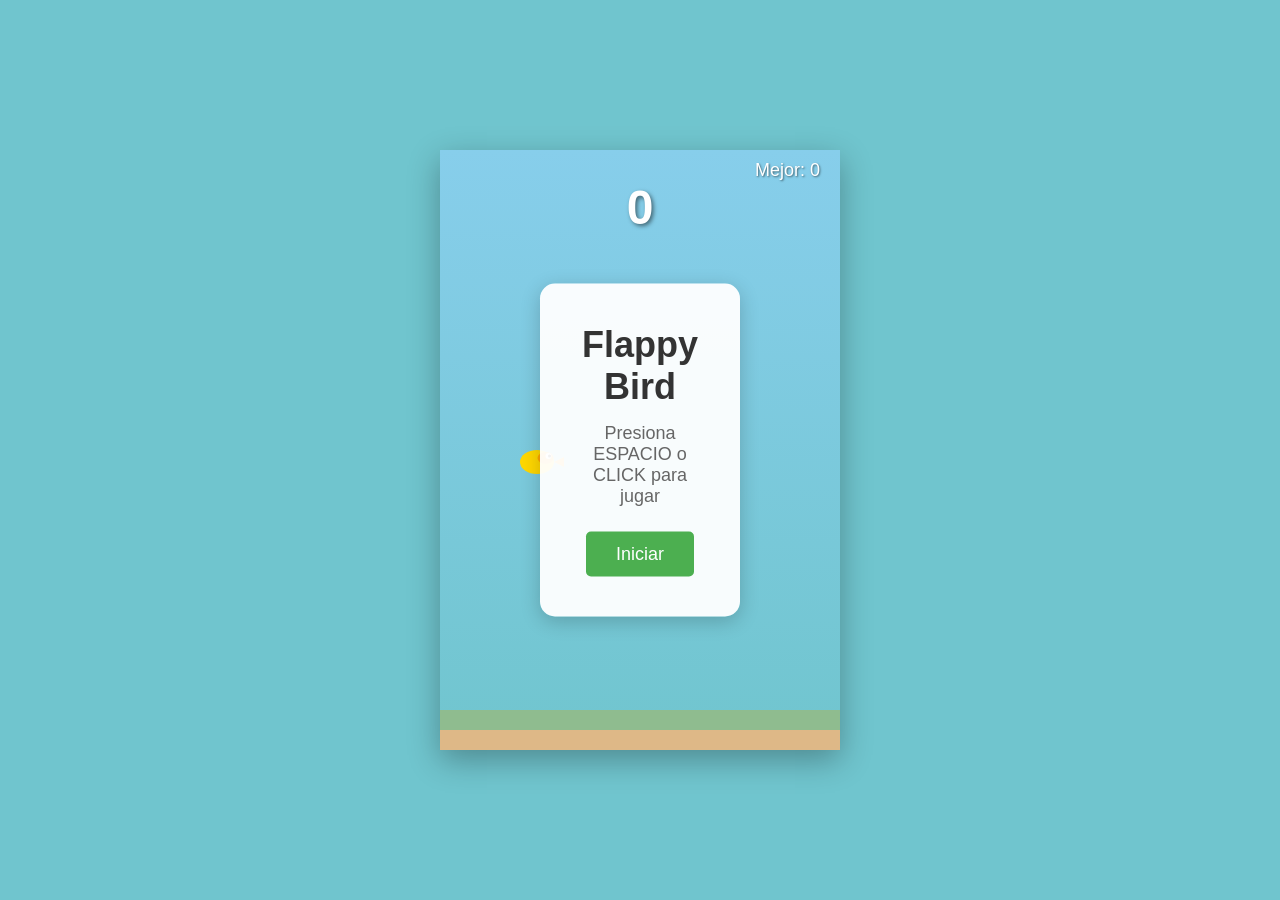
<file: flappybird/index.html>
<!DOCTYPE html>
<html lang="es">
<head>
    <meta charset="UTF-8">
    <meta name="viewport" content="width=device-width, initial-scale=1.0">
    <title>Flappy Bird</title>
    <link rel="stylesheet" href="style.css">
</head>
<body>
    <div id="game-container">
        <canvas id="game-canvas"></canvas>
        <div id="ui">
            <div id="score">0</div>
            <div id="best-score">Mejor: <span id="best-value">0</span></div>
            <div id="start-screen" class="screen">
                <h1>Flappy Bird</h1>
                <p>Presiona ESPACIO o CLICK para jugar</p>
                <button id="start-btn">Iniciar</button>
            </div>
            <div id="game-over-screen" class="screen hidden">
                <h1>Game Over</h1>
                <div id="final-score">Puntuación: 0</div>
                <button id="restart-btn">Reiniciar</button>
            </div>
        </div>
    </div>
    <script src="game.js"></script>
</body>
</html>
</file>
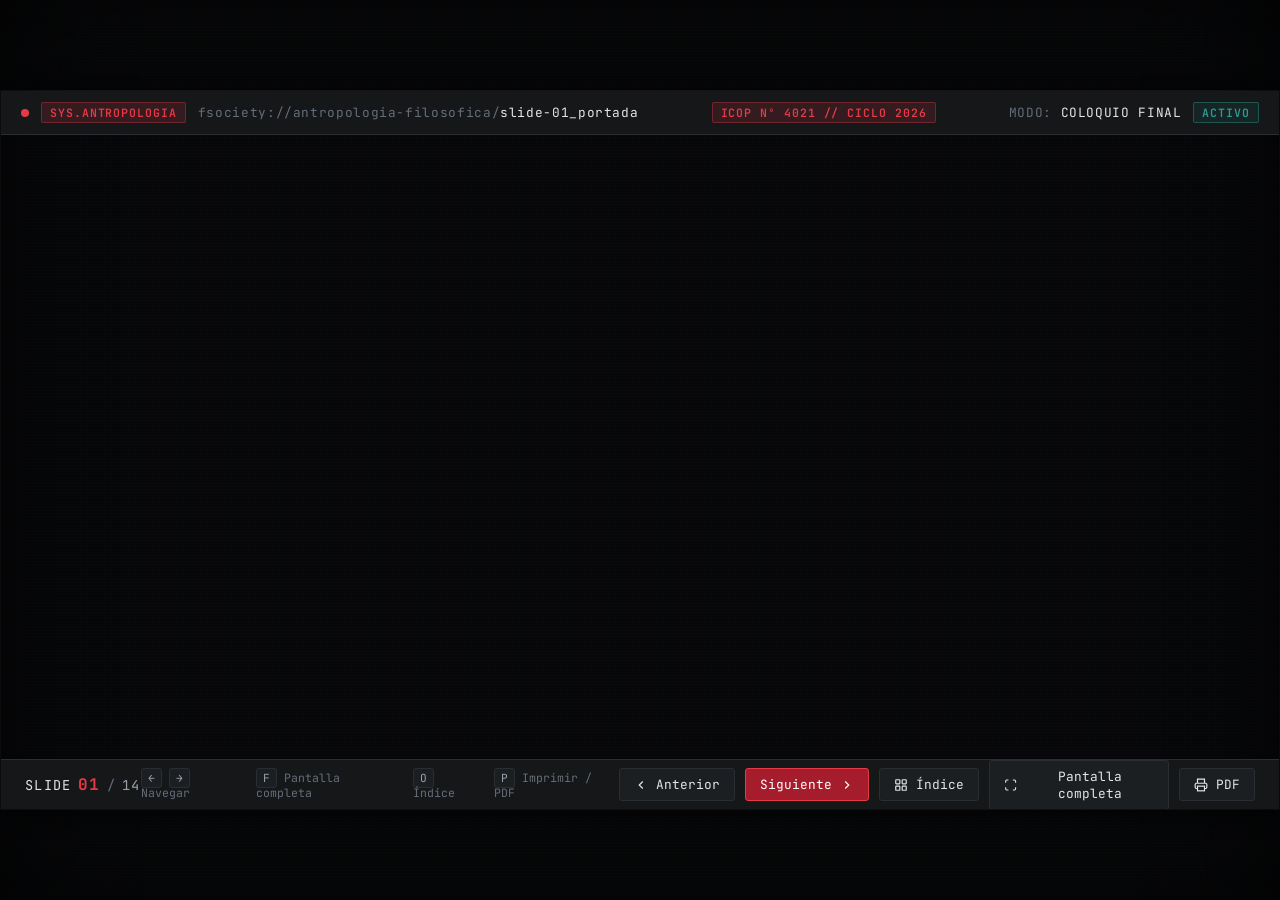
<file: presentacion copilot/index.html>
<!DOCTYPE html>
<html lang="es">
<head>
  <meta charset="UTF-8" />
  <meta name="viewport" content="width=device-width, initial-scale=1.0" />
  <meta name="description" content="Presentación académica interactiva de Antropología Filosófica: Ciberseguridad, ciberfraude e inteligencia artificial. ICOP Nº 4021 - Alumno: Suiva Matias." />
  <meta name="theme-color" content="#08090B" />
  <title>Antropología Filosófica — Ciberseguridad, Ciberfraude e Inteligencia Artificial</title>
  
  <!-- Estilos del Sistema (Modular MVC) -->
  <link rel="stylesheet" href="css/main.css" />
  <link rel="icon" type="image/png" href="assets/images/mr-robot-title.png" />
</head>
<body>

  <div class="app-shell" id="app">
    <!-- Capas cinematográficas Mr. Robot (Scanlines y Viñeta) -->
    <div class="scanlines-overlay" aria-hidden="true"></div>
    <div class="vignette-overlay" aria-hidden="true"></div>

    <!-- Escenario 16:9 Adaptativo -->
    <main class="presentation-stage" id="presentation-stage">
      
      <!-- Barra superior estilo terminal de control -->
      <header class="terminal-header" role="banner">
        <div class="terminal-header-left">
          <span class="status-dot-pulse" title="Sistema en línea"></span>
          <span class="terminal-badge">SYS.ANTROPOLOGIA</span>
          <span class="terminal-path" id="terminal-path">fsociety://antropologia-filosofica/<span>slide-01_portada</span></span>
        </div>
        
        <div class="terminal-header-center">
          <span class="terminal-badge">ICOP Nº 4021 // CICLO 2026</span>
        </div>

        <div class="terminal-header-right">
          <span class="terminal-path">MODO: <span>COLOQUIO FINAL</span></span>
          <span class="terminal-badge" style="border-color: rgba(42, 157, 143, 0.4); color: #2A9D8F; background: rgba(42, 157, 143, 0.1);">ACTIVO</span>
        </div>
      </header>

      <!-- Contenedor dinámico de Diapositivas (Gestionado por PresentationView) -->
      <section class="slides-viewport" id="slides-viewport" aria-live="polite">
        <!-- Las diapositivas se renderizan aquí mediante JavaScript ES Modules -->
      </section>

      <!-- Barra de controles y progreso inferior -->
      <footer class="terminal-footer" role="contentinfo">
        <!-- Barra de progreso continua -->
        <div class="progress-bar-container" title="Progreso de la presentación">
          <div class="progress-bar-fill" id="progress-bar-fill"></div>
        </div>

        <!-- Indicador de diapositiva actual -->
        <div class="slide-counter" id="slide-counter">
          <span>SLIDE</span>
          <span class="current" id="slide-current">01</span>
          <span class="divider">/</span>
          <span class="total" id="slide-total">14</span>
        </div>

        <!-- Atajos de teclado en pantalla -->
        <div class="keyboard-hints">
          <span><span class="key-pill">←</span> <span class="key-pill">→</span> Navegar</span>
          <span><span class="key-pill">F</span> Pantalla completa</span>
          <span><span class="key-pill">O</span> Índice</span>
          <span><span class="key-pill">P</span> Imprimir / PDF</span>
        </div>

        <!-- Botonera de control interactiva -->
        <div class="nav-controls">
          <button type="button" class="btn-terminal" id="btn-prev" title="Diapositiva anterior (Flecha Izquierda)" aria-label="Anterior">
            <svg width="14" height="14" viewBox="0 0 24 24" fill="none" stroke="currentColor" stroke-width="2"><path d="m15 18-6-6 6-6"/></svg>
            Anterior
          </button>
          
          <button type="button" class="btn-terminal btn-primary" id="btn-next" title="Diapositiva siguiente (Flecha Derecha o Espacio)" aria-label="Siguiente">
            Siguiente
            <svg width="14" height="14" viewBox="0 0 24 24" fill="none" stroke="currentColor" stroke-width="2"><path d="m9 18 6-6-6-6"/></svg>
          </button>

          <button type="button" class="btn-terminal" id="btn-overview" title="Abrir índice de diapositivas (Tecla O)" aria-label="Índice">
            <svg width="14" height="14" viewBox="0 0 24 24" fill="none" stroke="currentColor" stroke-width="2"><rect width="7" height="7" x="3" y="3" rx="1"/><rect width="7" height="7" x="14" y="3" rx="1"/><rect width="7" height="7" x="14" y="14" rx="1"/><rect width="7" height="7" x="3" y="14" rx="1"/></svg>
            Índice
          </button>

          <button type="button" class="btn-terminal" id="btn-fullscreen" title="Modo pantalla completa (Tecla F)" aria-label="Pantalla completa">
            <svg width="14" height="14" viewBox="0 0 24 24" fill="none" stroke="currentColor" stroke-width="2"><path d="M8 3H5a2 2 0 0 0-2 2v3m18 0V5a2 2 0 0 0-2-2h-3m0 18h3a2 2 0 0 0 2-2v-3M3 16v3a2 2 0 0 0 2 2h3"/></svg>
            Pantalla completa
          </button>

          <button type="button" class="btn-terminal" id="btn-print" title="Exportar o imprimir a PDF (Ctrl+P)" aria-label="Imprimir">
            <svg width="14" height="14" viewBox="0 0 24 24" fill="none" stroke="currentColor" stroke-width="2"><path d="M6 9V2h12v7M6 18H4a2 2 0 0 1-2-2v-5a2 2 0 0 1 2-2h16a2 2 0 0 1 2 2v5a2 2 0 0 1-2 2h-2"/><rect width="12" height="8" x="6" y="14"/></svg>
            PDF
          </button>
        </div>
      </footer>
    </main>

    <!-- Modal de Vista General / Selector de Diapositiva -->
    <div class="overview-modal" id="overview-modal" aria-hidden="true" role="dialog" aria-modal="true" aria-label="Índice de Diapositivas">
      <div class="overview-header">
        <div class="terminal-badge" style="font-size: 0.85rem;">[FSOCIETY // ÍNDICE GENERAL DE LA EXPOSICIÓN]</div>
        <button type="button" class="btn-terminal" id="btn-overview-close">
          Cerrar [ESC] ✕
        </button>
      </div>
      <div class="overview-grid" id="overview-grid">
        <!-- Renderizado dinámicamente por ControlsView -->
      </div>
    </div>
  </div>

  <!-- Inicialización Inteligente Universal:
       Si se ejecuta desde el sistema de archivos local (file://), carga el bundle local sin restricciones CORS.
       Si se sirve mediante un servidor HTTP/HTTPS (Live Server), carga los ES Modules nativos. -->
  <script>
    (function() {
      const script = document.createElement('script');
      if (window.location.protocol === 'file:') {
        script.src = 'js/app.local.js';
      } else {
        script.type = 'module';
        script.src = 'js/app.js';
      }
      document.head.appendChild(script);
    })();
  </script>
</body>
</html>
</file>
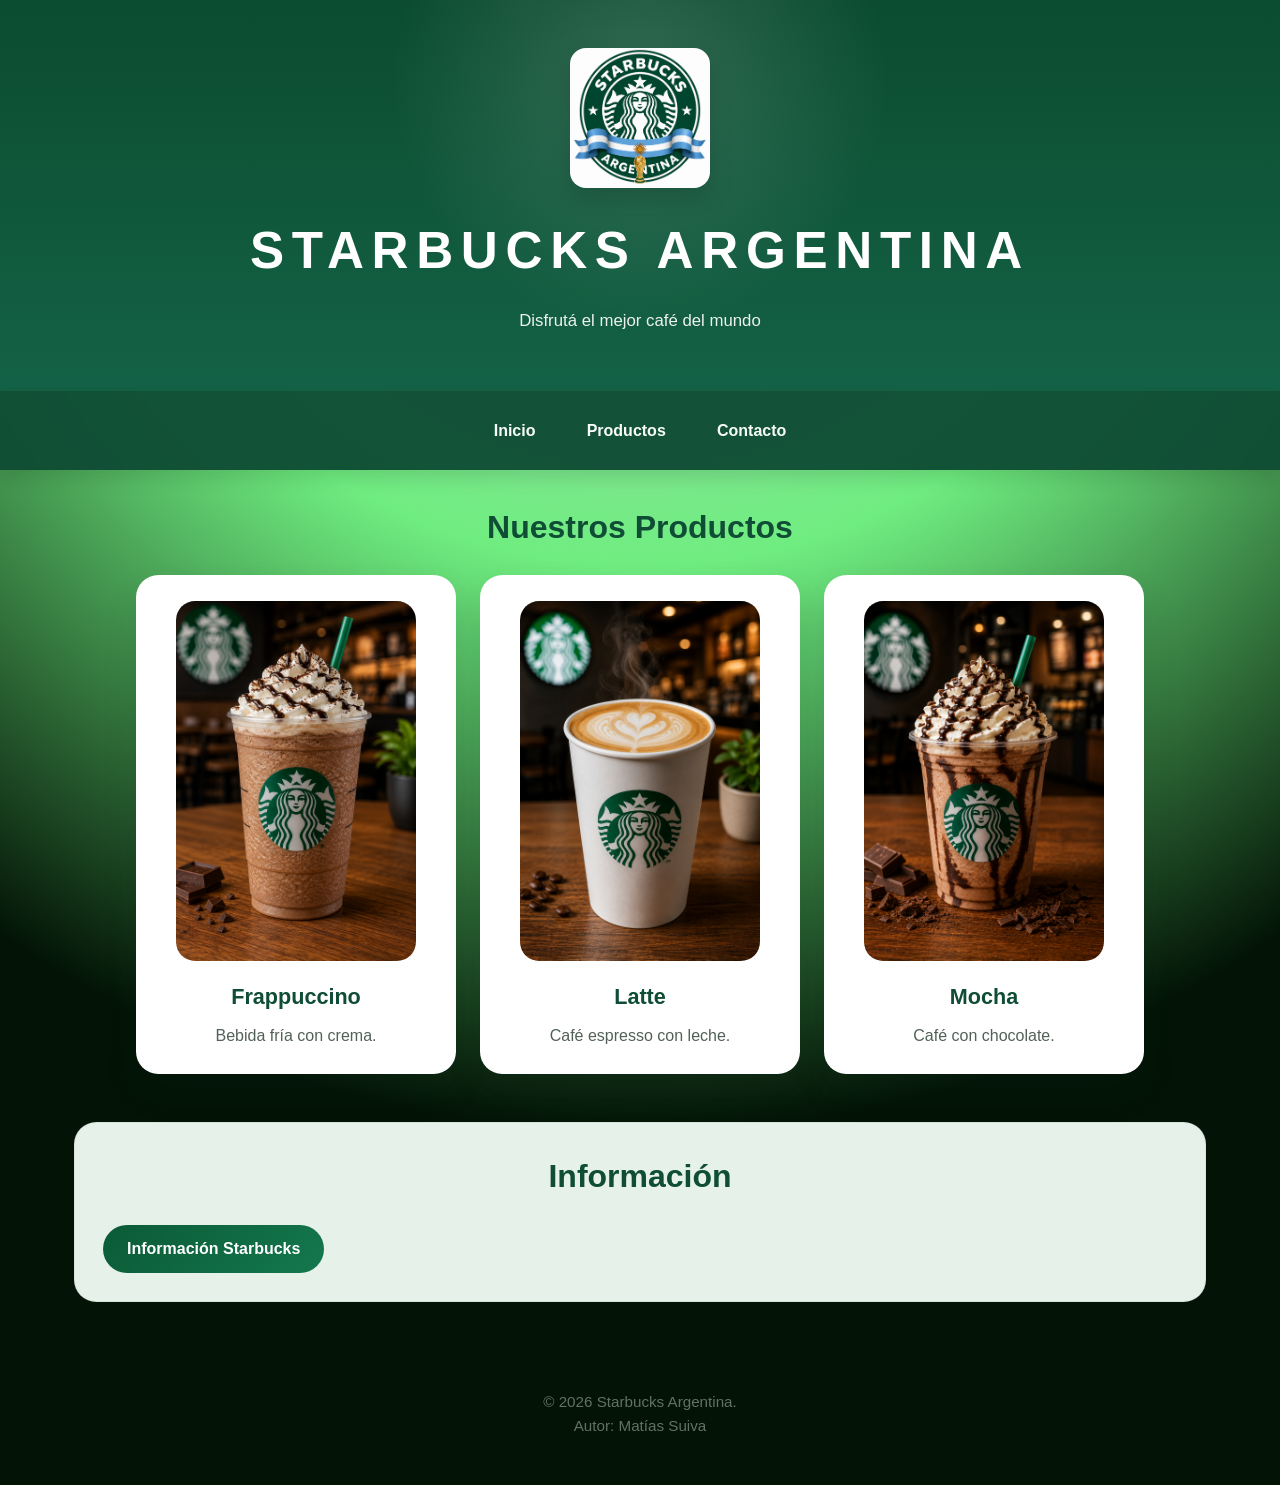
<file: cafe/cafetest/index.html>
<!DOCTYPE html>
<!-- Declaración de HTML5 -->

<html lang="es">

<head>

    <!-- Configuración de caracteres -->
    <meta charset="UTF-8">

    <!-- Adaptación a dispositivos móviles -->
    <meta name="viewport" content="width=device-width, initial-scale=1.0">

    <!-- Título de la pestaña -->
    <title>Starbucks Argentina</title>

    <!-- Favicon -->
    <link rel="icon" href="img\favicon.ico" type="image/png">

    <!-- Conexión con CSS -->
    <link rel="stylesheet" href="css/estilos.css">

</head>

<body>

    <!-- ENCABEZADO -->
    <header>

        <!--
            CONSIGNA:
            Deben insertar aquí la imagen logo.png proporcionada.
            La imagen representa el logo principal de Starbucks Argentina.
        -->
        <img src="img/logo.png" alt="Logo Starbucks Argentina" class="logo">
    
        <!-- Título principal -->
        <h1>Starbucks Argentina</h1>

        <!-- Eslogan -->
        <p>Disfrutá el mejor café del mundo</p>

    </header>

    <!-- MENÚ -->
    <nav>

        <a href="#inicio">Inicio</a>

        <a href="#productos">Productos</a>

        <a href="#contacto">Contacto</a>

    </nav>

    <!-- CONTENIDO PRINCIPAL -->
    <main id="inicio">

        <!-- SECCIÓN PRODUCTOS -->
        <section id="productos">

            <h2>Nuestros Productos</h2>

            <!-- CONTENEDOR FLEXBOX -->
            <div class="contenedor-productos">

                <!-- PRODUCTO 1 -->
                <article id="producto1">

                    <!--
                        CONSIGNA:
                        Deben insertar aquí la imagen producto1.png
                        correspondiente al producto Frappuccino.
                    -->
                    <img src="img/producto1.png" alt="Frappuccino Starbucks" class="producto-imagen">
            
                    <h3>Frappuccino</h3>

                    <p>Bebida fría con crema.</p>

                </article>

                <!-- PRODUCTO 2 -->
                <article id="producto2">

                    <!--
                        CONSIGNA:
                        Deben insertar aquí la imagen producto2.png
                        correspondiente al producto Latte.
                    -->
                    <img src="img/producto2.png" alt="Latte Starbucks" class="producto-imagen">

                    <h3>Latte</h3>

                    <p>Café espresso con leche.</p>

                </article>

                <!-- PRODUCTO 3 -->
                <article id="producto3">

                    <!--
                        CONSIGNA:
                        Deben insertar aquí la imagen producto3.png
                        correspondiente al producto Mocha.
                    -->
                    <img src="img/producto3.png" alt="Mocha Starbucks" class="producto-imagen">
                
                    <h3>Mocha</h3>

                    <p>Café con chocolate.</p>

                </article>

            </div>

        </section>

        <!-- CONTACTO -->
        <section id="contacto">

            <h2>Información</h2>

           <!--
                CONSIGNA:
                Deben crear un botón con el id "btnInfo" y el texto "Información Starbucks".
                Al hacer clic en el botón, se debe mostrar un mensaje de alerta con información
                relevante sobre Starbucks Argentina.
            -->
            <button id="btnInfo">Información Starbucks</button>

        </section>

    </main>

    <!-- PIE DE PÁGINA -->
    <footer>

        <p>
            © 2026 Starbucks Argentina.
            <br>
            Autor: Matías Suiva
        </p>

    </footer>

    <!-- Conexión JavaScript -->
    <script src="js/script.js"></script>

</body>

</html>
</file>
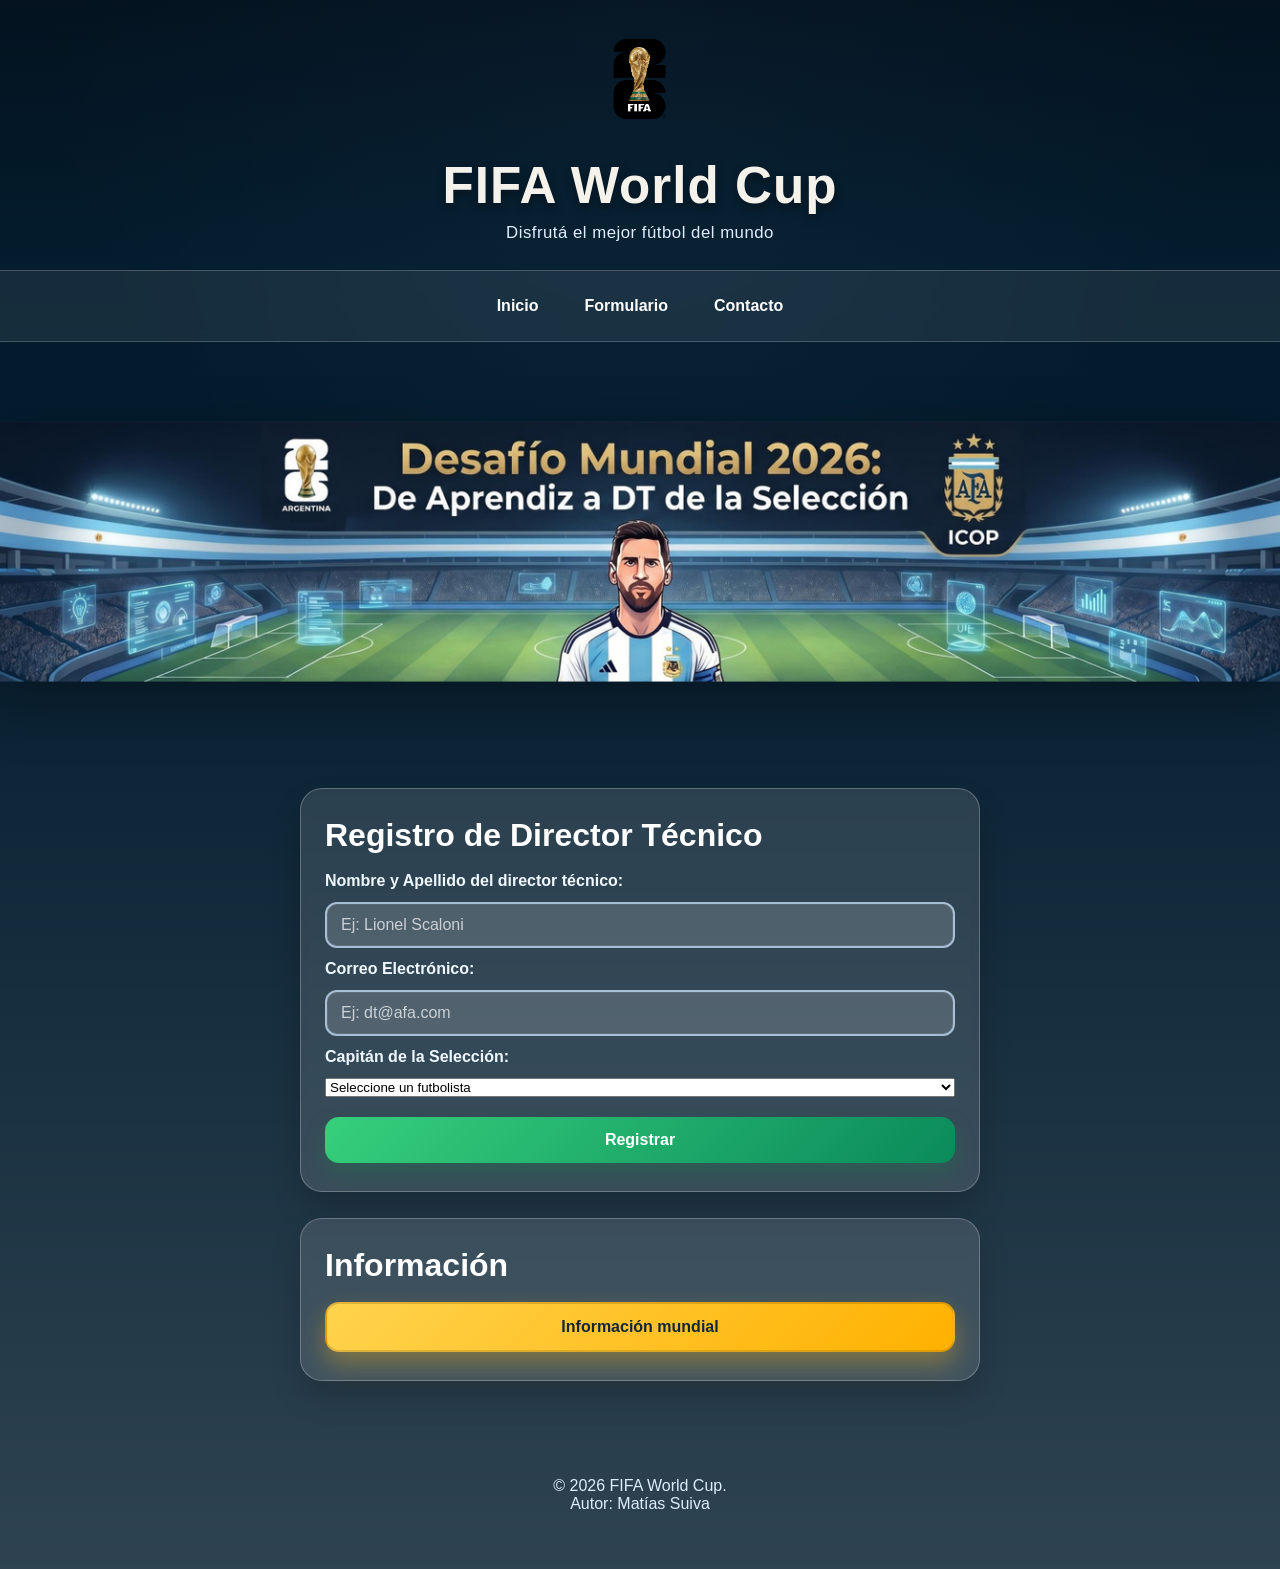
<file: Ejercicios/profe mundial/index.html>
<!DOCTYPE html>
<html lang="es">
<head>
    <meta charset="UTF-8">
    <meta name="viewport" content="width=device-width, initial-scale=1.0">
    <title>Mundial 2026</title>

    <link rel="icon" href="img/favicon.ico" type="image/png">
    <link rel="stylesheet" href="css/estilos.css">
</head>

<body>
    <header>
        <img src="img/logo.png" alt="Logo del mundial" class="logo">
        <h1>FIFA World Cup</h1>
        <p>Disfrutá el mejor fútbol del mundo</p>
    </header>

    <nav>
        <a href="#inicio">Inicio</a>
        <a href="#formulario">Formulario</a>
        <a href="#contacto">Contacto</a>
    </nav>

    <main id="inicio" class="inicio">
        <div class="hero-content">
            <img src="img/imgmessi.png" alt="Messi" class="messi-img">
        </div>

        <section id="formulario" class="panel formulario-seccion">
            <h2>Registro de Director Técnico</h2>

            <form id="formContacto">
                <label for="nombre">Nombre y Apellido del director técnico:</label>
                <input type="text" id="nombre" name="nombre" placeholder="Ej: Lionel Scaloni" required>

                <label for="email">Correo Electrónico:</label>
                <input type="email" id="email" name="email" placeholder="Ej: dt@afa.com" required>

                <label for="capitan">Capitán de la Selección:</label>
                <select id="capitan" name="capitan" required>
                    <option value="">Seleccione un futbolista</option>
                    <option value="Emiliano Martínez">Emiliano Martínez</option>
                    <option value="Nahuel Molina">Nahuel Molina</option>
                    <option value="Cristian Romero">Cristian Romero</option>
                    <option value="Nicolás Otamendi">Nicolás Otamendi</option>
                    <option value="Nico Tagliafico">Nico Tagliafico</option>
                    <option value="Rodrigo De Paul">Rodrigo De Paul</option>
                    <option value="Enzo Fernández">Enzo Fernández</option>
                    <option value="Alexis Mac Allister">Alexis Mac Allister</option>
                    <option value="Ángel Di María">Ángel Di María</option>
                    <option value="Lionel Messi">Lionel Messi</option>
                    <option value="Julian Álvarez">Julian Álvarez</option>
                    <option value="Lautaro Martínez">Lautaro Martínez</option>
                </select>

                <button type="submit">Registrar</button>
            </form>
        </section>

        <section id="contacto" class="panel contacto-seccion">
            <h2>Información</h2>
            <button id="btnInfo" type="button">Información mundial</button>
        </section>
    </main>

    <footer>
        <p>
            © 2026 FIFA World Cup.<br>
            Autor: Matías Suiva
        </p>
    </footer>

    <script src="js/script.js"></script>
</body>
</html>
</file>
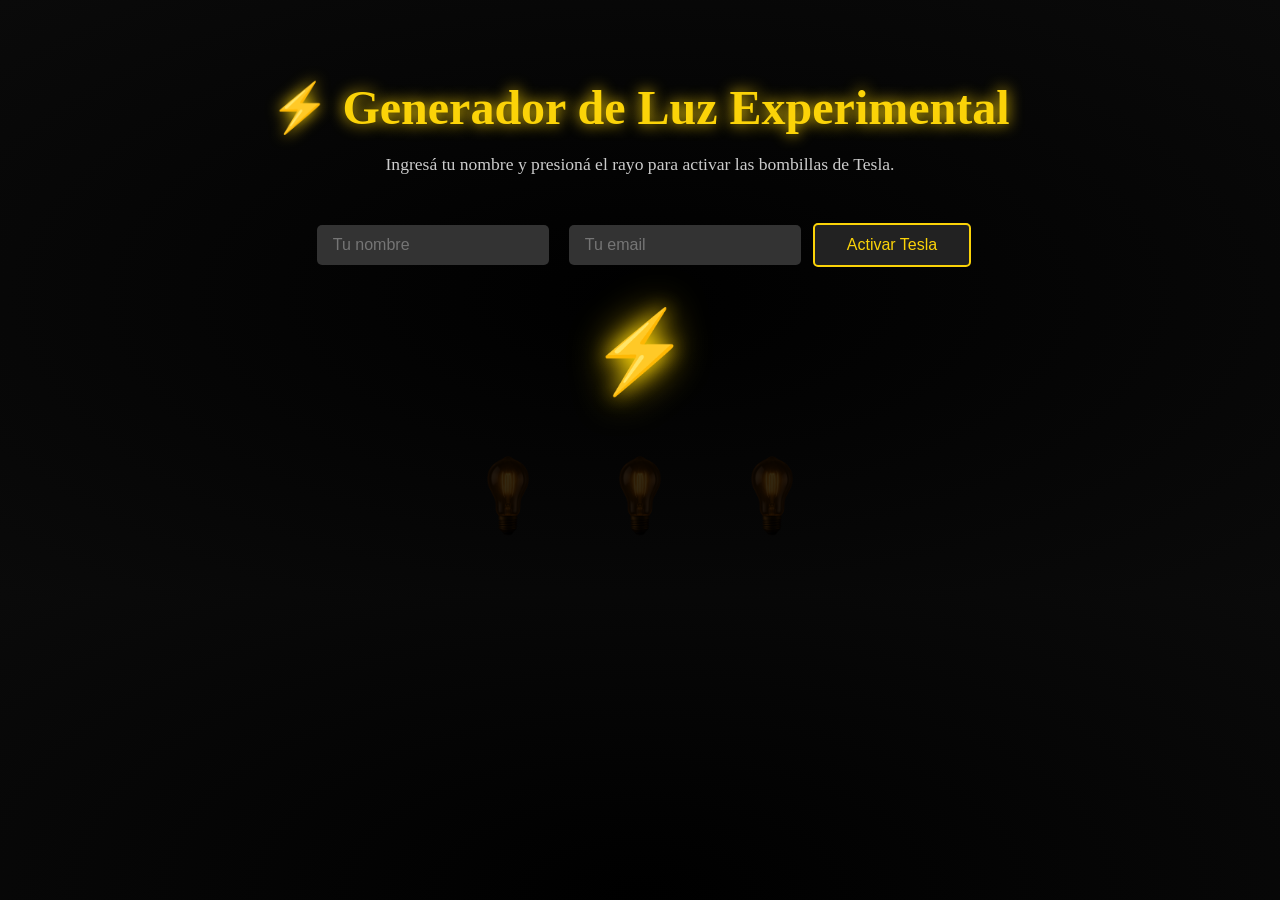
<file: Ejercicios/Profe tesla/index.html>
<!DOCTYPE html>
<html lang="es">
<head>
  <meta charset="UTF-8">
  <meta name="viewport" content="width=device-width, initial-scale=1.0">
  <title>⚡ Generador de Luz - Laboratorio Tesla</title>
  <link rel="stylesheet" href="estilo_rayo.css">
</head>
<body>
  <div class="contenedor">
    <h1>⚡ Generador de Luz Experimental</h1>
    <p>Ingresá tu nombre y presioná el rayo para activar las bombillas de Tesla.</p>

    <!-- Formulario de entrada -->
    <form id="formularioTesla" onsubmit="return validarFormulario()">
      <input type="text" id="nombre" placeholder="Tu nombre" required>
      <input type="email" id="email" placeholder="Tu email" required>
      <button type="submit" class="boton-formulario">Activar Tesla</button>
    </form>

    <!-- Rayo que funciona como interruptor -->
    <div class="rayo-interruptor" onclick="encenderSistema()">
      <div class="rayo">⚡</div>
    </div>

    <!-- Bombillas visuales -->
    <div class="bombillas">
      <img src="bombilla-encendida.png" class="bombilla" id="bombilla1" alt="Bombilla antigua">
      <img src="bombilla-encendida.png" class="bombilla" id="bombilla2" alt="Bombilla antigua">
      <img src="bombilla-encendida.png" class="bombilla" id="bombilla3" alt="Bombilla antigua">
    </div>
  </div>

  <script src="script.js"></script>
</body>
</html>
</file>
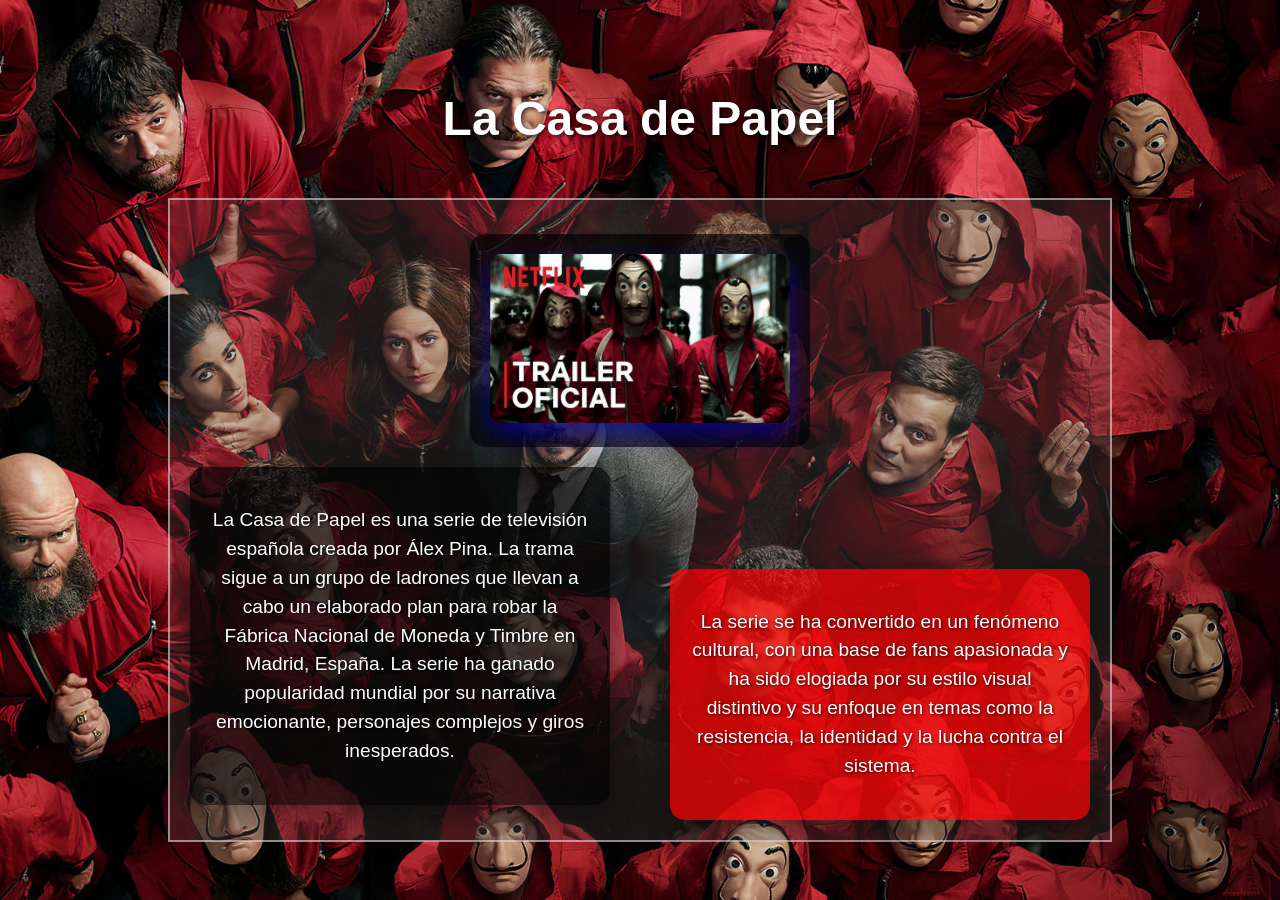
<file: Trabajos practicos/netflix/index.html>
<!DOCTYPE html>
<html lang="es">
<head>
    <meta charset="UTF-8">
    <meta name="viewport" content="width=device-width, initial-scale=1.0">
    <link rel="stylesheet" href="css/estilos.css">
    <title>La Casa de Papel</title>
</head>
<body>
    <header>
        <h1 class="titulo">La Casa de Papel</h1>
    </header>
    <main>
        <div class="contenedor">
            <div class="caja1">
                <img src="img/lacasadepapel.jpg" alt="La Casa de Papel">
            </div>
            <div class="caja2">
                <p class="parrafo">
            La Casa de Papel es una serie de televisión española creada por Álex Pina.
            La trama sigue a un grupo de ladrones que llevan a cabo un elaborado plan para robar la Fábrica Nacional de Moneda y Timbre en Madrid, España. 
            La serie ha ganado popularidad mundial por su narrativa emocionante, personajes complejos y giros inesperados.
            </p>
            </div>
            <div class="caja3ElAtraco">
                <p class="parrafo2">
                    La serie se ha convertido en un fenómeno cultural, con una base de fans apasionada y ha sido elogiada por su estilo visual distintivo y su enfoque en temas como la resistencia, la identidad y la lucha contra el sistema.
                </p>
            </div>
            
        </div>
    </main>

</body>
</html>
</file>
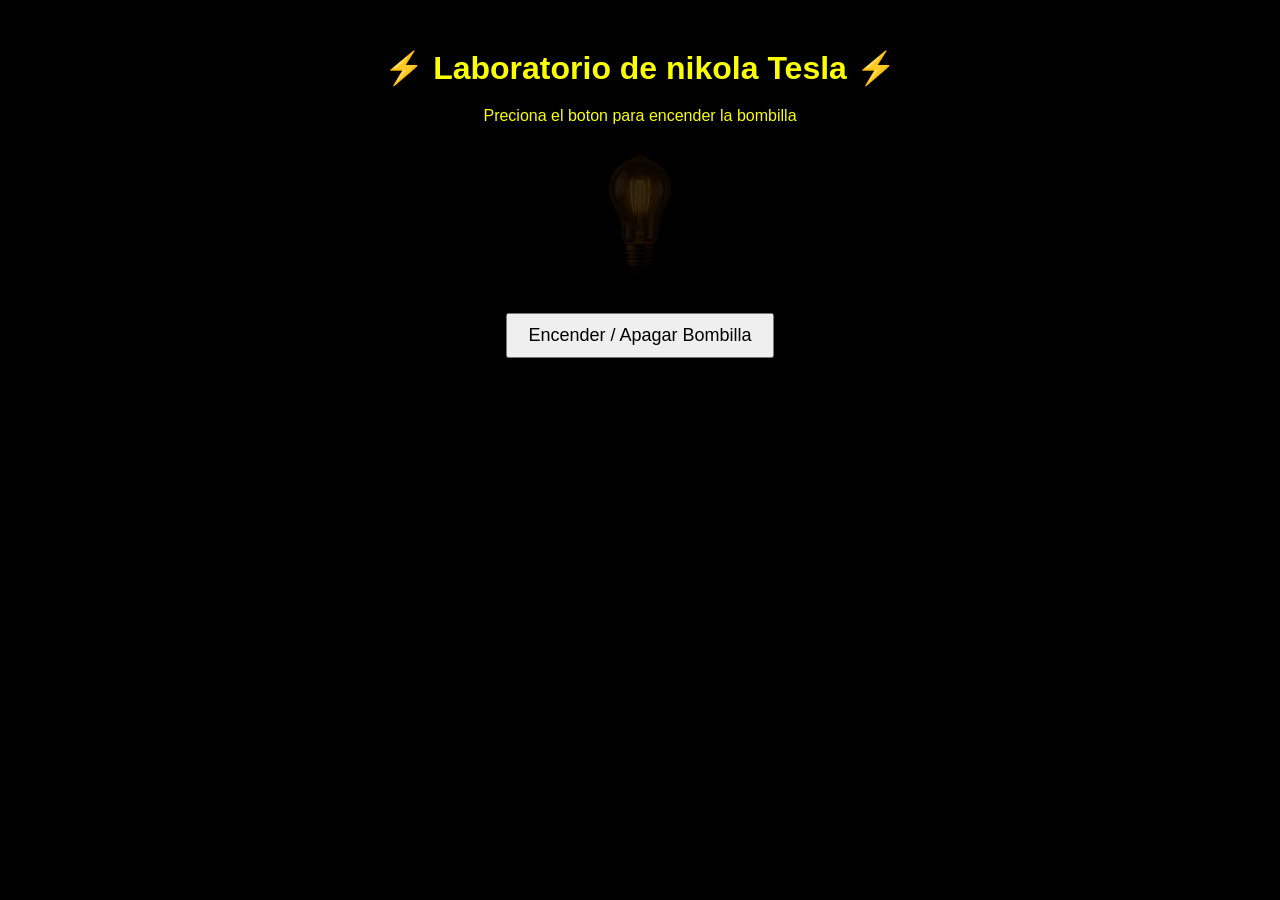
<file: Trabajos practicos/TP 2 TESLA/index.html>
<!DOCTYPE html>
<html lang="es">
<head>
    <meta charset="UTF-8">
    <meta name="viewport" content="width=device-width, initial-scale=1.0">
    <title>Bombilla de tesla</title>

    <link rel="stylesheet" href="estilos.css">
</head>

<body>

    <h1> ⚡ Laboratorio de nikola Tesla ⚡ </h1>

    <p> Preciona el boton para encender la bombilla </p>

    <img src="img/bombilla.png"
     id="bombilla"
     class="bombilla"
     alt="bombilla">

    <br><br>

    <button onclick="Bombilla()" class="button">
    Encender / Apagar Bombilla
    </button>

    <script src="script.js"></script>

</body>
</html>
</file>
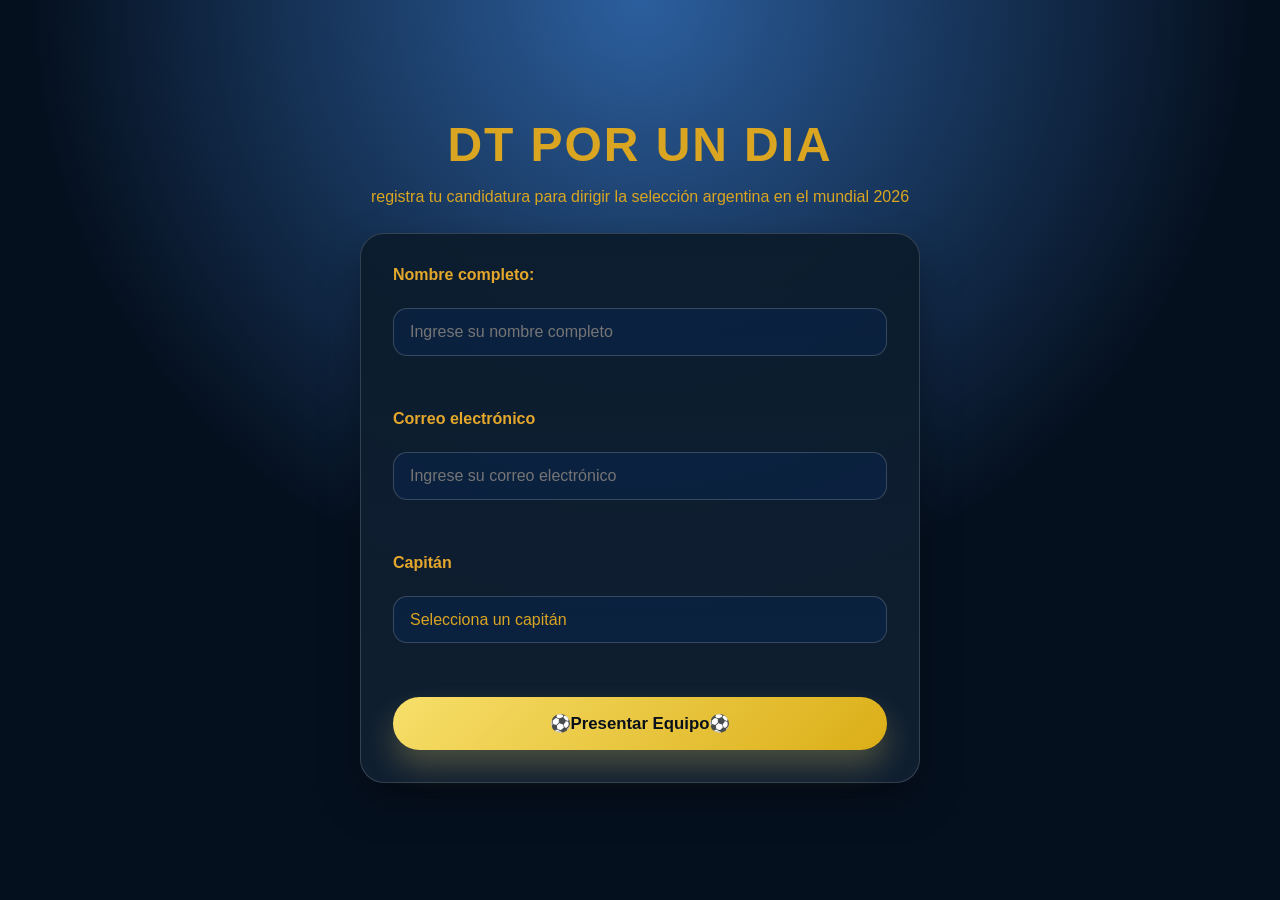
<file: Trabajos practicos/TP 3 Mundial/index.html>
<!DOCTYPE html>
<html lang="es">
<head>
    <meta charset="UTF-8">

    <meta name="viewport" content="width=device-width, initial-scale=1.0">

    <title>DT POR UN DIA</title>
    
    <link rel="stylesheet" href="estilos.css">

</head>
<body>
    <h1>DT POR UN DIA</h1>
    <P> registra tu candidatura para dirigir la selección argentina en el mundial 2026</P>
    <div>
        <form name="form1" id ="form1">

            <label for="nombre">
                Nombre completo:
            </label>
            <input 
                type="text" 
                id="nombre" 
                placeholder="Ingrese su nombre completo"
            >
            <br>

            <label for="email">
                Correo electrónico
            </label>

            <input 
                type="email" 
                id="email" 
                placeholder="Ingrese su correo electrónico"
            >
            <br>
            <label for="capitan">
                Capitán
            </label>
            <select id="capitan">
                <option value="">
                    Selecciona un capitán
                </option>
                <option value="messi">
                    Messi
                </option>
                <option value="di maria">
                    Di Maria
                </option>
                <option value="lautaro">
                    Enzo Fernandez
                </option>
            </select>
            <br>
            <!-- Boton de accion final para enviar el formulario -->
            <button type="button" onclick="registrarDT()">
                ⚽Presentar Equipo⚽
            </button>
        </form>
    </div>
    <script src="script.js"></script>

</body>
</html>
</file>
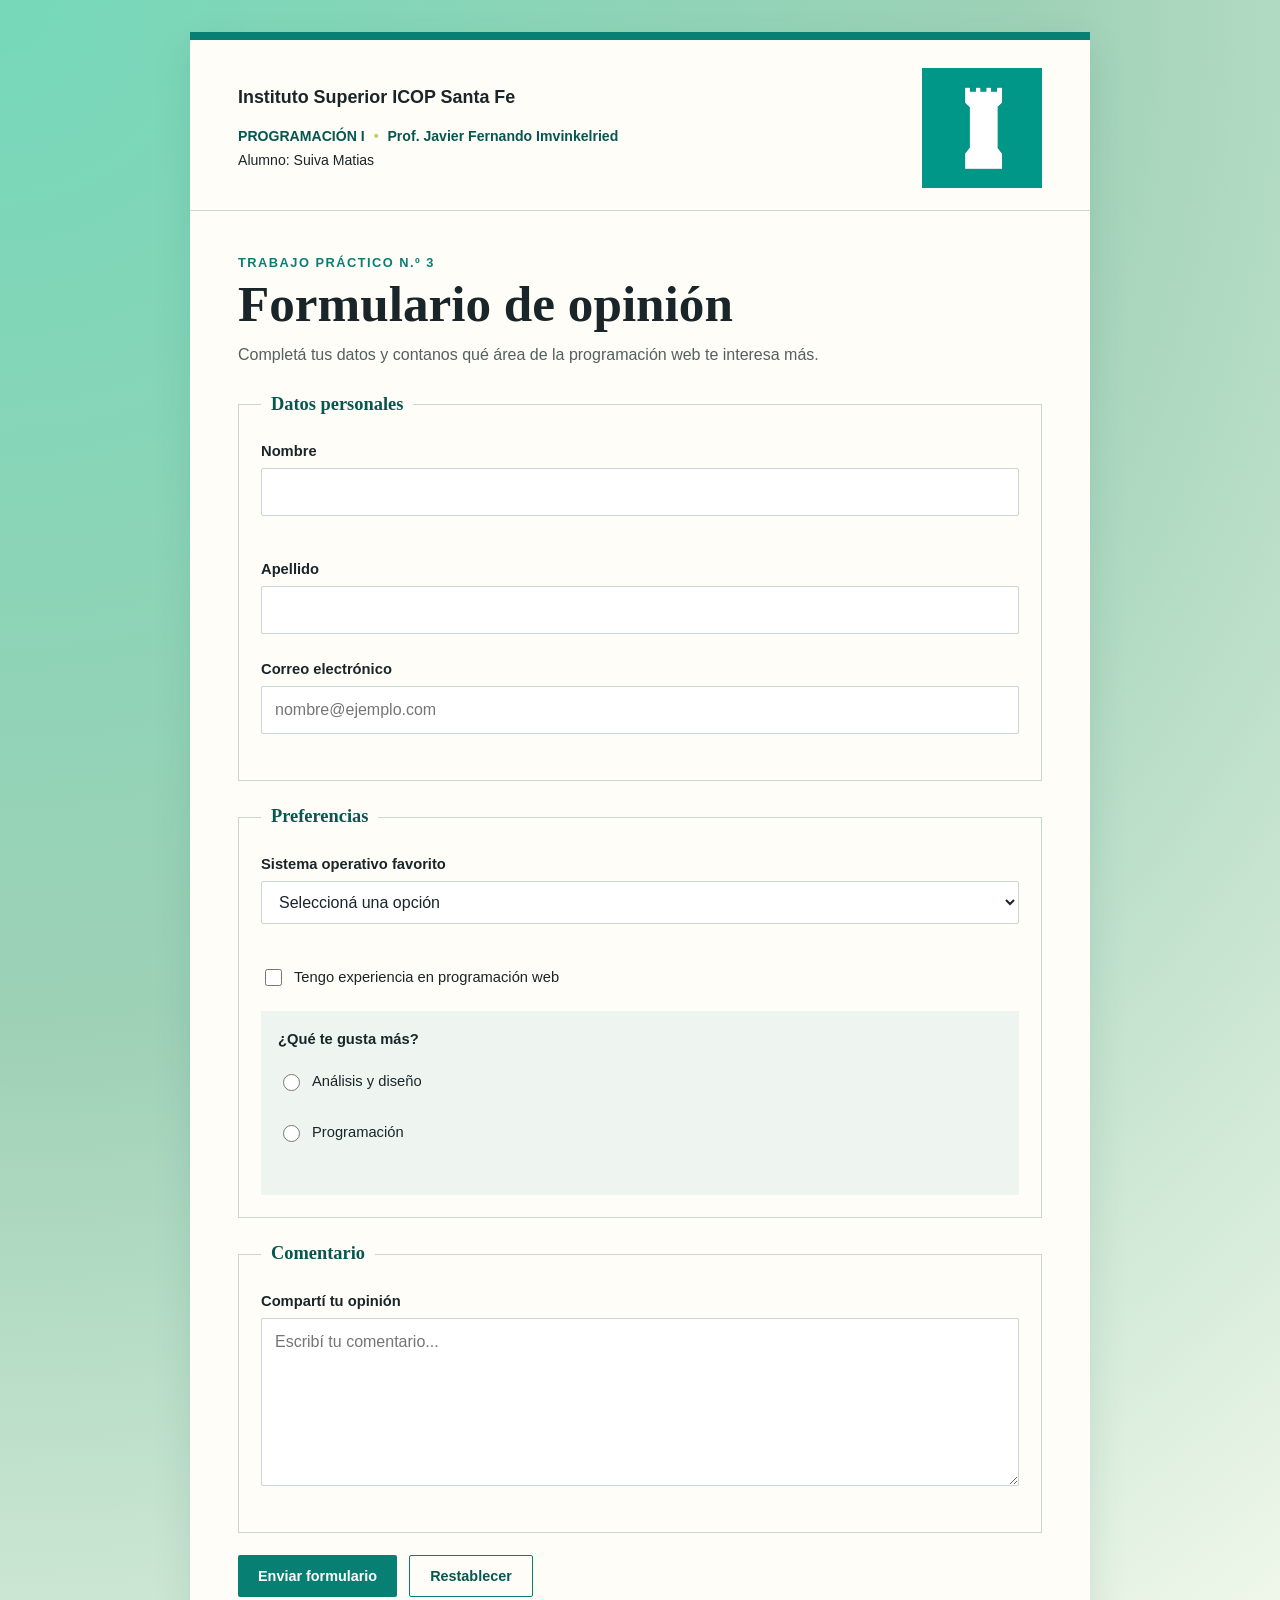
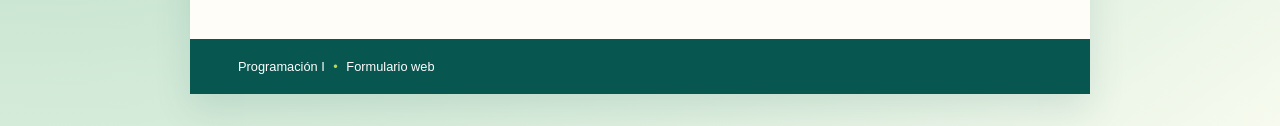
<file: Trabajos practicos/tp form/index.html>
<!DOCTYPE html>
<html lang="es">
<head>
	<!-- Configuración básica del documento y archivos externos -->
	<meta charset="UTF-8">
	<meta name="viewport" content="width=device-width, initial-scale=1.0">
	<meta name="description" content="Formulario de opinión sobre programación web">
	<title>Formulario | Programación I</title>
	<link rel="icon" href="img/favicon.ico" type="image/x-icon">
	<link rel="stylesheet" href="css/estilos.css">
	<script src="js/script.js" defer></script>
</head>
<body>
	<!-- Contenedor principal de toda la página -->
	<main class="pagina">
		<!-- Encabezado institucional del trabajo práctico -->
		<header class="encabezado">
			<div>
				<p class="instituto">Instituto Superior ICOP Santa Fe</p>
				<p class="materia">PROGRAMACIÓN I <span>•</span> Prof. Javier Fernando Imvinkelried</p>
				<p class="alumno">Alumno: Suiva Matias</p>
			</div>
			<div class="logo">
				<img src="img/icop.png" alt="Logo del Instituto ICOP">
			</div>
		</header>

		<!-- Título y explicación breve del formulario -->
		<section class="presentacion">
			<p class="etiqueta">Trabajo práctico N.º 3</p>
			<h1>Formulario de opinión</h1>
			<p>Completá tus datos y contanos qué área de la programación web te interesa más.</p>
		</section>

		<!-- Formulario: envía los datos al archivo PHP mediante POST -->
		<form id="formulario" action="backend.php" method="post" novalidate>
			<!-- Grupo de controles para los datos personales -->
			<fieldset>
				<legend>Datos personales</legend>
				<!-- Nombre y apellido se muestran uno debajo del otro -->
				<div class="campos-dobles">
					<div class="campo">
						<label for="nombre">Nombre</label>
						<input type="text" id="nombre" name="nombre" autocomplete="given-name">
						<small class="error" id="error-nombre"></small>
					</div>
					<div class="campo">
						<label for="apellido">Apellido</label>
						<input type="text" id="apellido" name="apellido" autocomplete="family-name">
						<small class="error" id="error-apellido"></small>
					</div>
				</div>
				<!-- Campo para recibir el correo electrónico -->
				<div class="campo">
					<label for="email">Correo electrónico</label>
					<input type="email" id="email" name="email" autocomplete="email" placeholder="nombre@ejemplo.com">
					<small class="error" id="error-email"></small>
				</div>
			</fieldset>

			<!-- Grupo de controles para las preferencias del usuario -->
			<fieldset>
				<legend>Preferencias</legend>
				<!-- Lista desplegable de sistemas operativos -->
				<div class="campo">
					<label for="sistema">Sistema operativo favorito</label>
					<select id="sistema" name="sistema">
						<option value="">Seleccioná una opción</option>
						<option value="Windows">Windows</option>
						<option value="Linux">Linux</option>
						<option value="macOS">macOS</option>
						<option value="Otro">Otro</option>
					</select>
					<small class="error" id="error-sistema"></small>
				</div>
				<!-- Casilla de verificación: puede quedar marcada o desmarcada -->
				<label class="check">
					<input type="checkbox" id="experiencia" name="experiencia" value="Sí">
					<span>Tengo experiencia en programación web</span>
				</label>
				<!-- Botones de opción: permiten elegir una sola alternativa -->
				<div class="opciones">
					<span class="subtitulo">¿Qué te gusta más?</span>
					<label><input type="radio" name="interes" value="Análisis y diseño"> Análisis y diseño</label>
					<label><input type="radio" name="interes" value="Programación"> Programación</label>
					<small class="error" id="error-interes"></small>
				</div>
			</fieldset>

			<!-- Grupo de controles para el comentario libre -->
			<fieldset>
				<legend>Comentario</legend>
				<div class="campo">
					<label for="comentario">Compartí tu opinión</label>
					<textarea id="comentario" name="comentario" rows="6" placeholder="Escribí tu comentario..."></textarea>
					<small class="error" id="error-comentario"></small>
				</div>
			</fieldset>

			<!-- Botones para enviar o limpiar el formulario -->
			<div class="acciones">
				<button type="submit">Enviar formulario</button>
				<button type="reset" class="secundario">Restablecer</button>
			</div>
		</form>

		<!-- Pie de página -->
		<footer>Programación I <span>•</span> Formulario web</footer>
	</main>
</body>
</html>
</file>
<file: flappybird/style.css>
* {
    margin: 0;
    padding: 0;
    box-sizing: border-box;
}

body {
    background: #70c5ce;
    font-family: 'Arial', sans-serif;
    display: flex;
    justify-content: center;
    align-items: center;
    min-height: 100vh;
    overflow: hidden;
}

#game-container {
    position: relative;
    box-shadow: 0 10px 30px rgba(0,0,0,0.3);
}

#game-canvas {
    display: block;
    background: #70c5ce;
}

#ui {
    position: absolute;
    top: 0;
    left: 0;
    width: 100%;
    height: 100%;
    pointer-events: none;
}

#score {
    position: absolute;
    top: 30px;
    left: 50%;
    transform: translateX(-50%);
    font-size: 48px;
    font-weight: bold;
    color: white;
    text-shadow: 2px 2px 4px rgba(0,0,0,0.5);
    z-index: 10;
}

#best-score {
    position: absolute;
    top: 10px;
    right: 20px;
    font-size: 18px;
    color: white;
    text-shadow: 1px 1px 2px rgba(0,0,0,0.5);
}

.screen {
    position: absolute;
    top: 50%;
    left: 50%;
    transform: translate(-50%, -50%);
    text-align: center;
    background: rgba(255, 255, 255, 0.95);
    padding: 40px;
    border-radius: 15px;
    box-shadow: 0 5px 20px rgba(0,0,0,0.2);
    pointer-events: auto;
    z-index: 20;
}

.screen h1 {
    color: #333;
    margin-bottom: 15px;
    font-size: 36px;
}

.screen p {
    color: #666;
    margin-bottom: 25px;
    font-size: 18px;
}

.screen button {
    padding: 12px 30px;
    font-size: 18px;
    background: #4CAF50;
    color: white;
    border: none;
    border-radius: 5px;
    cursor: pointer;
    transition: background 0.3s;
}

.screen button:hover {
    background: #45a049;
}

.hidden {
    display: none;
}

#final-score {
    font-size: 24px;
    color: #333;
    margin: 15px 0;
}
</file>
<file: presentacion copilot/css/main.css>
/* ==========================================================================
   Main Stylesheet & Reset
   ========================================================================== */

@import url('https://fonts.googleapis.com/css2?family=Inter:wght@300;400;500;600;700&family=JetBrains+Mono:wght@400;500;600;700;800&display=swap');
@import url('./variables.css');
@import url('./animations.css');
@import url('./layout.css');
@import url('./components.css');

*, *::before, *::after {
  box-sizing: border-box;
  margin: 0;
  padding: 0;
}

html, body {
  width: 100%;
  height: 100%;
  background-color: var(--bg-primary);
  color: var(--text-primary);
  font-family: var(--font-sans);
  -webkit-font-smoothing: antialiased;
  -moz-osx-font-smoothing: grayscale;
  overflow: hidden;
}

/* Custom Minimal Scrollbar */
::-webkit-scrollbar {
  width: 6px;
  height: 6px;
}

::-webkit-scrollbar-track {
  background: var(--bg-surface);
}

::-webkit-scrollbar-thumb {
  background: var(--bg-surface-subtle);
  border-radius: 3px;
  border: 1px solid var(--border-color);
}

::-webkit-scrollbar-thumb:hover {
  background: var(--red-dark);
}

/* Utility Classes */
.text-mono {
  font-family: var(--font-mono);
}

.text-accent {
  color: var(--red-accent);
}

.text-muted {
  color: var(--text-muted);
}

.text-secondary {
  color: var(--text-secondary);
}

.flex-center {
  display: flex;
  align-items: center;
  justify-content: center;
}

/* Bibliography List styling */
.biblio-grid {
  display: grid;
  grid-template-columns: 1fr 1fr;
  gap: 20px;
  height: 100%;
}

.biblio-card {
  background-color: var(--bg-surface);
  border: 1px solid var(--border-color);
  border-radius: 4px;
  padding: 20px;
  display: flex;
  flex-direction: column;
  gap: 12px;
}

.biblio-card-title {
  font-family: var(--font-mono);
  font-size: 0.95rem;
  color: var(--red-accent);
  text-transform: uppercase;
  letter-spacing: 0.08em;
  font-weight: 700;
  margin: 0;
  border-bottom: 1px solid var(--border-color);
  padding-bottom: 8px;
}

.biblio-list {
  list-style: none;
  padding: 0;
  margin: 0;
  display: flex;
  flex-direction: column;
  gap: 10px;
}

.biblio-item {
  font-family: var(--font-sans);
  font-size: 0.82rem;
  color: var(--text-secondary);
  line-height: 1.45;
  padding-left: 14px;
  position: relative;
}

.biblio-item::before {
  content: '>';
  position: absolute;
  left: 0;
  color: var(--red-accent);
  font-family: var(--font-mono);
  font-size: 0.75rem;
}

.biblio-author {
  color: var(--text-primary);
  font-weight: 600;
}

/* ==========================================================================
   Print / PDF Export Styles
   ========================================================================== */

@media print {
  @page {
    size: 16in 9in; /* Or landscape standard */
    margin: 0;
  }

  html, body {
    width: auto !important;
    height: auto !important;
    overflow: visible !important;
    background-color: #08090B !important;
    color: #E5E5E5 !important;
    -webkit-print-color-adjust: exact !important;
    print-color-adjust: exact !important;
  }

  .app-shell {
    width: auto !important;
    height: auto !important;
    display: block !important;
    overflow: visible !important;
    background-color: #08090B !important;
  }

  .presentation-stage {
    width: 100% !important;
    height: auto !important;
    aspect-ratio: auto !important;
    box-shadow: none !important;
    border: none !important;
    overflow: visible !important;
    display: block !important;
  }

  .terminal-header,
  .terminal-footer,
  .scanlines-overlay,
  .vignette-overlay,
  .overview-modal {
    display: none !important;
  }

  .slides-viewport {
    position: static !important;
    width: 100% !important;
    height: auto !important;
    overflow: visible !important;
  }

  .slide {
    position: relative !important;
    top: auto !important;
    left: auto !important;
    width: 100vw !important;
    height: 100vh !important;
    page-break-after: always !important;
    break-after: page !important;
    opacity: 1 !important;
    visibility: visible !important;
    transform: none !important;
    padding: 40px 60px !important;
    display: flex !important;
    box-sizing: border-box !important;
  }
}
</file>
<file: cafe/cafetest/css/estilos.css>
/* en el root define variables de colores y estilos globales para el sitio web. para mantener la consistencia en el diseño y facilitar cambios futuros en la paleta de colores. */
:root {
    color-scheme: dark light;
    --bg: #f4f7f3;
    --surface: #ffffff;
    --surface-strong: #e6f1ea;
    --text: #10261d;
    --text-muted: #526158;
    --primary: #0f4d35;
    --primary-soft: #14784d;
    --accent: #d8e6d8;
    --shadow: 0 18px 35px rgba(16, 38, 29, 0.12);
}
/* Estilos globales para todos los elementos, incluyendo el box-sizing y el comportamiento de desplazamiento suave. */
* {
    box-sizing: border-box;
}
/* desplazamiento suave para anclas y enlaces internos */
html {
    scroll-behavior: smooth;
}
/* estilos del cuerpo del documento, margenes, fuente, fondo y color de texto. */
body {
    margin: 0;
    font-family: "Segoe UI", Tahoma, Geneva, Verdana, Verdana, sans-serif;
    background: radial-gradient(circle at top, rgba(20, 120, 77, 0.28), rgba(104, 236, 122, 0.95) 35%, rgb(3, 20, 6) 70%), var(--bg);
    color: var(--text);
    line-height: 1.6;
}
/* Estilos para el encabezado, color de texto, el degradado del background, alineación y relleno. */
header {
    background: linear-gradient(180deg, #0b4c2f 0%, #146247 100%);
    color: #fff;
    text-align: center;
    padding: 3rem 1.5rem 3.5rem;
    position: relative;
}
/* Pseudo-elemento para agregar un efecto de iluminación en el encabezado. */
header::before {
    content: "";
    position: absolute;
    inset: 0;
    background: radial-gradient(circle at 50% 20%, rgba(255, 255, 255, 0.18), transparent 35%);
    opacity: 0.85;
    pointer-events: none;
}
/* Asegura que todos los elementos dentro del encabezado tengan posición relativa para permitir el posicionamiento de elementos hijos. */
header > * {
    position: relative;
}
/* Estilos para el título principal del encabezado */
header h1 {
    margin: 0;
    font-size: clamp(2.2rem, 4vw, 3.5rem);
    letter-spacing: 0.15em;
    text-transform: uppercase;
}
/* Estilos para el párrafo dentro del encabezado */
header p {
    margin: 1rem auto 0;
    max-width: 42rem;
    font-size: 1.05rem;
    opacity: 0.92;
}
/* Estilos para el nav, incluyendo la disposición de los enlaces y el fondo. */
nav {
    display: flex;
    justify-content: center;
    gap: 1rem;
    background: rgba(15, 77, 53, 0.96);
    padding: 0.95rem 1rem;
    position: sticky;
    top: 0;
    z-index: 10;
    box-shadow: 0 8px 18px rgba(0, 0, 0, 0.12);
}
/* Estilos para los enlaces dentro del nav */
nav a {
    color: #f8fcfa;
    text-decoration: none;
    font-weight: 700;
    padding: 0.7rem 1.1rem;
    border-radius: 999px;
    transition: transform 250ms ease, background-color 250ms ease, color 250ms ease;
}
/* Estilos para los enlaces dentro del nav cuando se pasa el mouse sobre ellos */
nav a:hover,
nav a:focus-visible {
    background-color: rgba(255, 255, 255, 0.18);
    transform: translateY(-2px);
}
/* Estilos para el main, ancho máximo, centrado y relleno. */
main {
    max-width: 1180px;
    margin: 0 auto;
    padding: 2rem 1.5rem 3rem;
}
/* Estilos para los encabezados h2, color, margen, alineación y tamaño de fuente adaptable. */
h2 {
    color: var(--primary);
    margin: 0 0 1.4rem;
    text-align: center;
    font-size: clamp(1.75rem, 2.5vw, 2.3rem);
}
/* Estilos para el contenedor de productos, utilizando flexbox */
.contenedor-productos {
    display: flex;
    justify-content: center;
    align-items: stretch;
    gap: 1.5rem;
    flex-wrap: wrap;
    margin: 0 auto;
}
/* Estilos para cada artículo de producto */
article {
    background: var(--surface);
    border-radius: 1.4rem;
    box-shadow: var(--shadow);
    padding: 1.6rem;
    width: min(100%, 320px);
    display: flex;
    flex-direction: column;
    align-items: center;
    text-align: center;
    transition: transform 250ms ease, box-shadow 250ms ease;
}
/* Estilos para el artículo de producto cuando se pasa el mouse sobre él */
article:hover {
    transform: translateY(-8px);
    box-shadow: 0 22px 46px rgba(16, 38, 29, 0.18);
}
/* Estilos para las imágenes dentro de los artículos de producto */
article img,
article .producto-imagen {
    width: 100%;
    max-width: 240px;
    border-radius: 1.2rem;
    object-fit: cover;
    margin-bottom: 1.2rem;
    transition: transform 250ms ease, box-shadow 250ms ease;
}
/* Estilos para las imágenes dentro de los artículos de producto cuando se pasa el mouse sobre el artículo */
article:hover img,
article:hover .producto-imagen {
    transform: scale(1.04);
    box-shadow: 0 18px 34px rgba(0, 0, 0, 0.18);
}

/* Estilos para cabecera y productos */
.logo {
    width: 140px;
    height: auto;
    display: block;
    margin: 0 auto 1.4rem;
    border-radius: 1rem;
    box-shadow: 0 12px 24px rgba(0, 0, 0, 0.15);
}
/* Estilos para la sección de contacto */
#contacto {
    background: var(--surface-strong);
    border: 1px solid rgba(15, 77, 53, 0.08);
    border-radius: 1.4rem;
    padding: 1.75rem;
    margin-top: 3rem;
}
/* Estilos para el botón de información */
#btnInfo {
    background: linear-gradient(135deg, #0a5a36, #14784d);
    color: #fff;
    border: none;
    border-radius: 999px;
    padding: 0.95rem 1.5rem;
    font-size: 1rem;
    font-weight: 700;
    cursor: pointer;
    transition: transform 200ms ease, box-shadow 200ms ease, background-color 200ms ease;
}
/* hoover del botón de información */
#btnInfo:hover,
#btnInfo:focus-visible {
    transform: translateY(-2px);
    box-shadow: 0 16px 30px rgba(15, 77, 53, 0.24);
    background-color: #0c663f;
}
/* Estilos para los encabezados h3 dentro de los artículos de producto */
article h3 {
    margin: 0 0 0.55rem;
    font-size: 1.35rem;
    color: var(--primary);
}
/* Estilos para los párrafos dentro de los artículos de producto */
article p {
    margin: 0;
    color: var(--text-muted);
    font-size: 1rem;
}
/* Estilos para la sección de contacto */
#contacto {
    background: var(--surface-strong);
    border: 1px solid rgba(15, 77, 53, 0.08);
    border-radius: 1.4rem;
    padding: 1.75rem;
    margin-top: 3rem;
}
/* Estilos para el encabezado h2 dentro de la sección de contacto */
#contacto h2 {
    margin-top: 0;
}
/* estilos del footer */
footer {
    text-align: center;
    color: #637162;
    padding: 1.5rem 1.5rem 2rem;
    font-size: 0.95rem;
}

@media (max-width: 900px) /* Ajustes para pantallas medianas, como tablets y laptops */ {
    .contenedor-productos {
        justify-content: center;
    } 

    article {
        width: min(100%, 420px);
    }
}

@media (max-width: 650px) /* Ajustes para pantallas pequeñas, como móviles */ {
    nav {
        flex-direction: column;
        gap: 0.75rem;
        align-items: center;
    }

    header {
        padding: 2.3rem 1rem 2.8rem;
    }

    .contenedor-productos {
        gap: 1rem;
    }
}
</file>
<file: Ejercicios/profe mundial/css/estilos.css>
* {
    box-sizing: border-box;
}

html {
    scroll-behavior: smooth;
}

body {
    margin: 0;
    font-family: Arial, Helvetica, sans-serif;
    background:
        linear-gradient(rgba(2, 25, 40, 0.8), rgba(2, 25, 40, 0.8)),
        radial-gradient(circle at top, rgba(82, 142, 190, 0.5), transparent 35%),
        linear-gradient(180deg, #031a2a 0%, #0f2f4d 35%, #dfeaf5 100%);
    color: #ffffff;
}

header {
    text-align: center;
    padding: 24px 20px 10px;
    background: linear-gradient(180deg, rgba(5, 14, 25, 0.6), rgba(9, 41, 63, 0.1));
}

.logo {
    width: 120px;
    height: auto;
    display: block;
    margin: 0 auto 12px;
}

h1 {
    margin: 0;
    font-size: clamp(2.2rem, 4vw, 4rem);
    letter-spacing: 1px;
    color: #f5f2eb;
    text-shadow: 0 4px 10px rgba(0, 0, 0, 0.4);
}

header p {
    margin-top: 8px;
    font-size: 1.05rem;
    color: #dfeeff;
    letter-spacing: 0.5px;
}

nav {
    display: flex;
    justify-content: center;
    gap: 18px;
    padding: 18px 20px;
    background: rgba(255, 255, 255, 0.08);
    border-top: 1px solid rgba(255, 255, 255, 0.2);
    border-bottom: 1px solid rgba(255, 255, 255, 0.2);
    position: sticky;
    top: 0;
    z-index: 10;
    backdrop-filter: blur(3px);
}

nav a {
    color: #fff;
    text-decoration: none;
    font-weight: 700;
    transition: opacity 0.2s ease, transform 0.2s ease;
    padding: 8px 14px;
    border-radius: 8px;
}

nav a:hover {
    opacity: 0.9;
    transform: translateY(-1px);
    background: rgba(255, 255, 255, 0.08);
}

.inicio {
    width: 100%;
    max-width: none;
    margin: 0;
    padding: 0 0 50px;
    display: flex;
    flex-direction: column;
    align-items: center;
    gap: 26px;
}

.hero-content {
    display: flex;
    justify-content: center;
    align-items: center;
    width: 100%;
    min-height: 420px;
    padding: 0;
    background: none;
}

.messi-img {
    display: block;
    width: 100%;
    max-width: none;
    height: auto;
    margin: 0;
    filter: drop-shadow(0 18px 28px rgba(0, 0, 0, 0.35));
    transform: scale(1.02);
}

.panel {
    width: min(100%, 680px);
    background: rgba(255, 255, 255, 0.12);
    border: 1px solid rgba(255, 255, 255, 0.25);
    border-radius: 22px;
    padding: 28px 24px;
    box-shadow: 0 16px 30px rgba(0, 0, 0, 0.18);
    backdrop-filter: blur(4px);
}

.panel h2 {
    margin-top: 0;
    margin-bottom: 18px;
    font-size: 2rem;
    color: #fff;
}

form {
    display: flex;
    flex-direction: column;
    gap: 12px;
}

label {
    font-weight: 700;
    color: #eff8ff;
}

input,
textarea,
button {
    font: inherit;
}

input,
textarea {
    width: 100%;
    padding: 12px 14px;
    border: 2px solid rgba(191, 216, 239, 0.8);
    border-radius: 12px;
    background: rgba(255, 255, 255, 0.15);
    color: #fff;
    box-shadow: inset 0 0 0 1px rgba(255,255,255,0.08);
}

input::placeholder,
textarea::placeholder {
    color: rgba(255,255,255,0.7);
}

textarea {
    min-height: 130px;
    resize: vertical;
}

button {
    border: none;
    border-radius: 14px;
    padding: 14px 18px;
    font-weight: 800;
    cursor: pointer;
    transition: transform 0.2s ease, box-shadow 0.2s ease, filter 0.2s ease;
}

button:hover {
    transform: translateY(-1px);
    filter: brightness(1.05);
}

form button {
    background: linear-gradient(135deg, #36d07c, #0b8a5b);
    color: white;
    margin-top: 8px;
    box-shadow: 0 10px 20px rgba(22, 126, 73, 0.35);
}

#btnInfo {
    width: 100%;
    background: linear-gradient(135deg, #ffd34d, #ffb100);
    color: #10263d;
    box-shadow: 0 12px 24px rgba(248, 184, 26, 0.35);
    border: 2px solid rgba(92, 59, 0, 0.2);
}

footer {
    text-align: center;
    padding: 30px 20px 40px;
    color: #dcecff;
}

@media (max-width: 760px) {
    .inicio {
        grid-template-columns: 1fr;
        padding-top: 10px;
    }

    .hero-content {
        min-height: 350px;
    }

    h1 {
        font-size: 2rem;
    }

    nav {
        flex-direction: column;
        align-items: center;
    }
}
</file>
<file: Ejercicios/Profe tesla/estilo_rayo.css>
body {
  margin: 0;
  padding: 0;
  background: radial-gradient(#000000, #0a0a0a);
  font-family: 'Times New Roman', serif;
  color: #fbd308;
  text-align: center;
  overflow-x: hidden;
}

.contenedor {
  padding: 3rem;
}

h1 {
  font-size: 3rem;
  margin-bottom: 0.5rem;
  text-shadow: 0 0 15px #fbd308;
}

p {
  color: #ccc;
  margin-bottom: 2rem;
  font-size: 1.1rem;
}

form {
  margin-bottom: 2rem;
}

input[type="text"],
input[type="email"] {
  padding: 0.7rem 1rem;
  margin: 0.5rem;
  font-size: 1rem;
  border-radius: 5px;
  border: none;
  background: #333;
  color: #fbd308;
}

.boton-formulario {
  padding: 0.7rem 2rem;
  font-size: 1rem;
  background-color: #222;
  color: #fbd308;
  border: 2px solid #fbd308;
  border-radius: 5px;
  cursor: pointer;
  margin-top: 1rem;
}

.boton-formulario:hover {
  background-color: #fbd308;
  color: #000;
}

.rayo-interruptor {
  font-size: 5rem;
  color: #fbd308;
  text-shadow: 0 0 20px #fbd308, 0 0 40px #fbd308;
  cursor: pointer;
  animation: destello 1s infinite alternate;
  transition: transform 0.3s ease;
}

.rayo-interruptor:hover {
  transform: scale(1.2) rotate(-10deg);
}

/*
@keyframes
Es una regla de CSS que permite crear animaciones personalizadas, 
definiendo cómo deben cambiar los estilos desde un es
tado 
inicial (from) hasta uno final (to).
*/
@keyframes destello {
  from { text-shadow: 0 0 5px #fbd308; }
  to { text-shadow: 0 0 40px #fbd308, 0 0 80px #ffffff; }
}

.bombillas {
  margin-top: 3rem;
  display: flex;
  justify-content: center;
  gap: 2rem;
}

.bombilla {
  width: 100px;
  transition: filter 0.5s ease, transform 0.3s;
  filter: brightness(0.2);
}

.bombilla.encendida {
  filter: brightness(1.5) drop-shadow(0 0 10px #fbd308);
  transform: scale(1.1);
}
</file>
<file: Trabajos practicos/netflix/css/estilos.css>
body {
    /* Eliminamos margenes por defecto del navegador */
    margin: 0;
    /*activamos flexbox para centrar el contenido*/
    display: flex;
    /*cambiamos la direccion a columna */
    flex-direction: column;
    /*centramos horizontalmente*/
    align-items: center;
    /*centramos verticalmente*/
    justify-content: center;
    /*altura total de la pantalla, necesario para centrar verticalmente un valor de
     100vh equivalente al 100% de la altura de la ventana grafica*/
    height: 100vh;
    /*fondo de imagen de la casa de papel*/
    background-image: url(../img/fondo.jpg);
    /*ajustamos la imagen para cubrir toda la pantalla sin distorsionarla*/
    background-repeat: no-repeat;
    background-size: cover;
    background-position: center;
    /*color del texto*/
    color: #fff;
    /*fuente de netflix*/
    font-family: 'Helvetica Neue', Helvetica, Arial, sans-serif;
    /* espacio entre elementos*/
    gap: 20px;
    }
    
.titulo {
    font-family: 'Helvetica Neue', Helvetica, Arial, sans-serif;
    /*tamaño de la fuente*/
    font-size: 3em;
    /*color rojo caracteristico de netflix*/
    color: rgb(255, 255, 255);
    /*sombra para dar profundidad al texto*/
    text-shadow: 2px 2px 4px rgba(0, 0, 0, 0.7);
}
.contenedor {
    position : relative;
    border: 2px solid rgba(255, 255, 255, 0.5); /* Borde semitransparente para resaltar el contenedor */

    /*padding para dar espacio interno*/
    padding: 20px;
    height: 600px;
    width: 900px;
    background-color: rgba(87, 74, 74, 0.295); /* Fondo semitransparente para mejorar la legibilidad */
    /*activamos flexbox para centrar el contenido*/
    display: flex;
    /*centramos horizontalmente*/
    flex-direction: column;
    justify-content: center;
    /*espacio entre elementos*/
    gap: 20px;
}
.caja1 {
    width: 300px;
    padding: 20px;
    position: relative;
    /*centramos en el contenedor */
    margin: 0 auto;
    /*fondo semitransparente para mejorar la legibilidad*/
    background-color: rgba(0, 0, 0, 0.65);
    /*borde redondeado para dar un aspecto mas suave*/
    border-radius: 15px;   
}
.caja2 {
    position: static;
    width: 380px;
    padding: 20px;
    background-color: rgba(0, 0, 0, 0.65);
    border-radius: 15px;
    box-shadow: 0 10px 25px rgba(0, 0, 0, 0.4);
}
.caja3ElAtraco {
    position: absolute;
    bottom: 20px;
    right: 20px;
    width: 380px;
    padding: 20px;
    background-color: rgba(255, 0, 0, 0.7);
    border-radius: 15px;
    box-shadow: 0 10px 25px rgba(0, 0, 0, 0.4);
}
img {
    box-shadow: 0 10px 25px rgba(4, 0, 255, 0.5);
    margin: 0 auto;
    /*tamaño de la imagen*/
    width: 300px;
    height: auto;
    /*borde redondeado para dar un aspecto mas suave*/
    border-radius: 10px;
}
img:hover {
    /*efecto de zoom al pasar el mouse sobre la imagen*/
    transform: scale(1.1);
}
.parrafo {
    /*tamaño de la fuente*/
    font-size: 1.2em;
    /*color blanco para el texto*/
    color: rgb(255, 255, 255);
    /*sombra para mejorar la legibilidad del texto sobre el fondo*/
    text-shadow: 1px 1px 3px rgba(0, 0, 0, 0.7);
    /*alineacion del texto al centro*/
    text-align: center;
    /*espacio entre lineas para mejorar la legibilidad*/
    line-height: 1.5;
}

.parrafo2 {
    /*tamaño de la fuente*/
    font-size: 1.2em;
    /*color blanco para el texto*/
    color: rgb(255, 255, 255);
    /*sombra para mejorar la legibilidad del texto sobre el fondo*/
    text-shadow: 1px 1px 3px rgba(0, 0, 0, 0.7);
    /*alineacion del texto al centro*/
    text-align: center;
    /*espacio entre lineas para mejorar la legibilidad*/
    line-height: 1.5;
}
</file>
<file: Trabajos practicos/TP 2 TESLA/estilos.css>
body{
    background-color: #000000;
    color: #fbff00;
    font-family: Arial, sans-serif;
    text-align: center;
    padding-top: 20px;
}
h1{
    margin-bottom: 20px;
}
.bombilla{
    width: 150px;
    /* apagada por defecto al recargar la pagina */
    filter: brightness(0.2);
    /*transicion para que el cambio de estado sea suave */
    transition: 0.5s;
}
.apagada{
    /* apagada */
  
    filter: brightness(0.2);
    
    transition: 0.5s;
}
.encendida{
    /* encendida */
    filter: brightness(2) 
    drop-shadow(0 0 20px #fbff00);

}
.button{
    padding: 10px 20px;
    font-size: 18px;
    cursor: pointer;
}
</file>
<file: Trabajos practicos/TP 3 Mundial/estilos.css>
:root {
    --bg: #05101f;
    --card: rgba(255, 255, 255, 0.08);
    --border: rgba(255, 255, 255, 0.16);
    --text: goldenrod;
    --accent: #f3c266;
    --accent-strong: #f7df6a;
    --shadow: 0 18px 40px rgba(0, 0, 0, 0.35);
}

* {
    box-sizing: border-box;
}

body {
    margin: 0;
    min-height: 100vh;
    font-family: 'Segoe UI', Tahoma, Geneva, Verdana, sans-serif;
    background: radial-gradient(circle at top, #2c5f9e 0%, #05101f 55%);
    color: var(--text);
    display: flex;
    flex-direction: column;
    align-items: center;
    justify-content: center;
    padding: 32px 16px;
}

body h1 {
    margin: 0 0 12px;
    font-size: clamp(2rem, 4vw, 3rem);
    text-align: center;
    letter-spacing: 0.04em;
    color: goldenrod;
    text-transform: uppercase;
}

body p {
    display: flex;
    justify-content: center;
    margin: 0 0 24px;
    max-width: 540px;
    text-align: center;
    line-height: 1.6;
    color: goldenrod;
}

div {
    width: min(560px, 100%);
    background: linear-gradient(180deg, rgba(11, 28, 45, 0.96), rgba(16, 31, 49, 0.98));
    border: 1px solid var(--border);
    border-radius: 24px;
    box-shadow: var(--shadow);
    padding: 32px;
}

form {
    display: grid;
    gap: 18px;
}

label {
    display: block;
    margin-bottom: 6px;
    font-weight: 600;
    color: #e4a72c;
}

input,
select {
    width: 100%;
    padding: 14px 16px;
    border-radius: 14px;
    border: 1px solid rgba(255, 255, 255, 0.18);
    background: rgba(10, 35, 70, 0.72);
    color: goldenrod;
    font-size: 1rem;
    outline: none;
    transition: border-color 0.2s ease, transform 0.2s ease, background-color 0.2s ease, color 0.2s ease;
}

select {
    appearance: none;
    -webkit-appearance: none;
    -moz-appearance: none;
}

select option {
    background: rgba(10, 35, 70, 0.95);
    color: goldenrod;
}

input:focus,
select:focus {
    border-color: var(--accent);
    background: rgba(255, 255, 255, 0.12);
    transform: translateY(-1px);
}

select:hover {
    background: rgba(10, 35, 70, 0.22);
    color: goldenrod;
    border-color: var(--accent);
}

select:hover option,
select:focus option {
    background: rgba(247, 223, 106, 0.12);
    color: #07101b;
}

button {
    display: inline-flex;
    align-items: center;
    justify-content: center;
    gap: 10px;
    width: 100%;
    padding: 16px 18px;
    border: none;
    border-radius: 999px;
    background: linear-gradient(135deg, #f7df6a 0%, #dbae17 100%);
    color: #07101b;
    font-size: 1.05rem;
    font-weight: 700;
    cursor: pointer;
    transition: transform 0.2s ease, box-shadow 0.2s ease;
    box-shadow: 0 16px 30px rgba(247, 223, 106, 0.25);
}

button:hover {
    transform: translateY(-2px);
    box-shadow: 0 20px 38px rgba(247, 223, 106, 0.32);
}

button:active {
    transform: translateY(0);
}

@media (max-width: 520px) {
    body {
        padding: 20px 12px;
    }

    div {
        padding: 24px;
        border-radius: 20px;
    }

    input,
    select,
    button {
        font-size: 0.98rem;
    }
}
</file>
<file: Trabajos practicos/tp form/css/estilos.css>
/* Variables reutilizables de colores y medidas visuales */
:root {
	--verde: #087f73;
	--verde-oscuro: #07564f;
	--lima: #b9d85b;
	--tinta: #192528;
	--papel: #fffdf8;
	--suave: #eef5f1;
	--borde: #cad8d1;
	--error: #b43b39;
}

/* Hace que los tamaños incluyan el padding y el borde */
* { box-sizing: border-box; }

/* Estilos generales de la página */
body {
	margin: 0;
	color: var(--tinta);
	background: radial-gradient(circle at top left, #75d8b9 0%, #9ed1b6 48%, #f7fbef 100%);
	font-family: "Trebuchet MS", Verdana, sans-serif;
	line-height: 1.5;
}

/* Hoja principal que contiene todo el formulario */
.pagina {
	width: min(100% - 32px, 900px);
	margin: 32px auto;
	background: var(--papel);
	border-top: 8px solid var(--verde);
	box-shadow: 0 14px 35px rgba(7, 86, 79, .12);
}

/* Distribución del encabezado institucional */
.encabezado {
	display: flex;
	align-items: center;
	justify-content: space-between;
	gap: 24px;
	padding: 28px 48px 22px;
	border-bottom: 1px solid var(--borde);
}

.encabezado p { margin: 3px 0; font-size: .88rem; }
.encabezado .instituto { font-weight: 700; font-size: 1.12rem; }
.encabezado .materia { margin-top: 15px; color: var(--verde-oscuro); font-weight: 700; }
.encabezado span, footer span { color: var(--lima); padding: 0 5px; }

/* Logo del instituto */
.logo {
	display: grid;
	place-items: center;
	flex: 0 0 120px;
	width: 120px;
	height: 120px;
	color: white;
	background: transparent;
	overflow: hidden;
}

.logo img {
	display: block;
	width: 120px;
	height: 120px;
	max-width: 100%;
	max-height: 100%;
	object-fit: contain;
}

/* Área de título y presentación */
.presentacion { padding: 42px 48px 24px; }
.presentacion .etiqueta { margin: 0; color: var(--verde); font-size: .8rem; font-weight: 700; text-transform: uppercase; letter-spacing: 1.5px; }
h1 { margin: 4px 0 10px; font-family: Georgia, serif; font-size: clamp(2rem, 5vw, 3.2rem); line-height: 1.1; }
.presentacion p:last-child { max-width: 650px; margin: 0; color: #52615d; }

/* Espaciado exterior del formulario */
form { padding: 0 48px 42px; }
/* Bordes y separación de cada grupo de campos */
fieldset { margin: 0 0 22px; padding: 22px; border: 1px solid var(--borde); }
legend { padding: 0 10px; color: var(--verde-oscuro); font-family: Georgia, serif; font-size: 1.15rem; font-weight: 700; }
.campos-dobles { display: grid; grid-template-columns: 1fr; gap: 0; }
.campo { display: grid; gap: 6px; margin-bottom: 18px; }
.campo:last-child { margin-bottom: 0; }
label, .subtitulo { font-weight: 700; font-size: .92rem; }
/* Apariencia compartida de los controles de entrada */
input[type="text"], input[type="email"], select, textarea {
	width: 100%;
	padding: 11px 13px;
	border: 1px solid var(--borde);
	border-radius: 2px;
	color: var(--tinta);
	background: white;
	font: inherit;
}
#nombre { text-transform: uppercase; }
textarea { resize: vertical; min-height: 130px; }
input:focus, select:focus, textarea:focus { outline: 3px solid rgba(8, 127, 115, .2); border-color: var(--verde); }
/* Alineación de checkbox y radio buttons */
.check, .opciones label { display: flex; align-items: center; gap: 9px; margin: 12px 0; font-weight: 400; cursor: pointer; }
input[type="checkbox"], input[type="radio"] { width: 17px; height: 17px; accent-color: var(--verde); }
.opciones { display: grid; gap: 5px; margin-top: 22px; padding: 17px; background: var(--suave); }
.opciones .subtitulo { margin-bottom: 3px; }
/* Mensajes de error agregados por JavaScript */
.error { min-height: 18px; color: var(--error); font-size: .78rem; }
.invalido { border-color: var(--error) !important; }
/* Botones de acción */
.acciones { display: flex; flex-wrap: wrap; gap: 12px; }
button { padding: 12px 20px; border: 0; border-radius: 2px; color: white; background: var(--verde); font: 700 .9rem "Trebuchet MS", sans-serif; cursor: pointer; }
button:hover { background: var(--verde-oscuro); }
button.secundario { color: var(--verde-oscuro); background: transparent; border: 1px solid var(--verde); }
.resumen { padding: 0 48px 42px; }
.resumen p { padding-bottom: 10px; border-bottom: 1px solid var(--borde); }
.resumen a, .presentacion a { color: var(--verde-oscuro); font-weight: 700; }
footer { padding: 18px 48px; color: white; background: var(--verde-oscuro); font-size: .8rem; }

/* Adaptación para celulares y pantallas pequeñas */
@media (max-width: 620px) {
	.pagina { width: 100%; margin: 0; }
	.encabezado, .presentacion, form { padding-left: 22px; padding-right: 22px; }
	.encabezado { align-items: flex-start; }
	.logo { min-width: 64px; font-size: .95rem; }
	.campos-dobles { grid-template-columns: 1fr; gap: 0; }
	.resumen, footer { padding-left: 22px; padding-right: 22px; }
}
</file>
